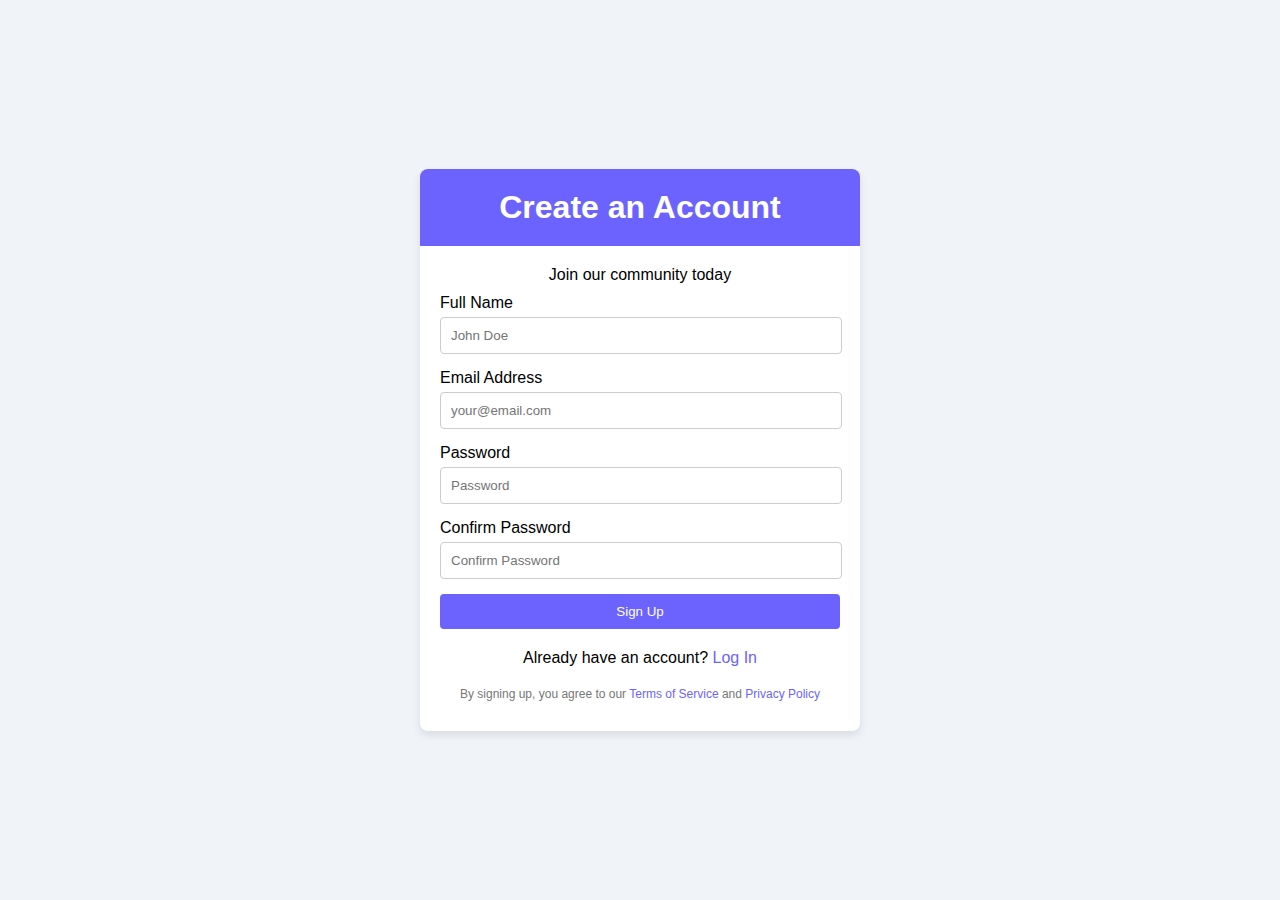
<file: index.html>
<!DOCTYPE html>
<html lang="en">

<head>
    <meta charset="UTF-8">
    <meta name="viewport" content="width=device-width, initial-scale=1.0">
    <title>Create an Account</title>
    <link rel="stylesheet" href="style.css">
</head>

<body>  
    <div class="container">
        <div class="form-container">
            <h1>Create an Account</h1>
            <p>Join our community today</p>
            <form>
                <div class="input-group">
                    <label for="full-name">Full Name</label>
                    <input type="text" id="full-name" placeholder="John Doe">
                </div>
                <div class="input-group">
                    <label for="email">Email Address</label>
                    <input type="email" id="email" placeholder="your@email.com">
                </div>
                <div class="input-group">
                    <label for="password">Password</label>
                    <input type="password" id="password" placeholder="Password">
                </div>
                <div class="input-group">
                    <label for="confirm-password">Confirm Password</label>
                    <input type="password" id="confirm-password" placeholder="Confirm Password">
                </div>
                <!-- Link to Google -->
                <a href="homepage.html" class="button-link">
                    <button type="button" class="sign-up-btn">Sign Up</button>
                </a>
            </form>
            <p class="login-link">Already have an account? <a href="#">Log In</a></p>
        </div>
        <p class="terms">By signing up, you agree to our <a href="#">Terms of Service</a> and <a href="#">Privacy
                Policy</a></p>
    </div>
</body>

</html>
</file>
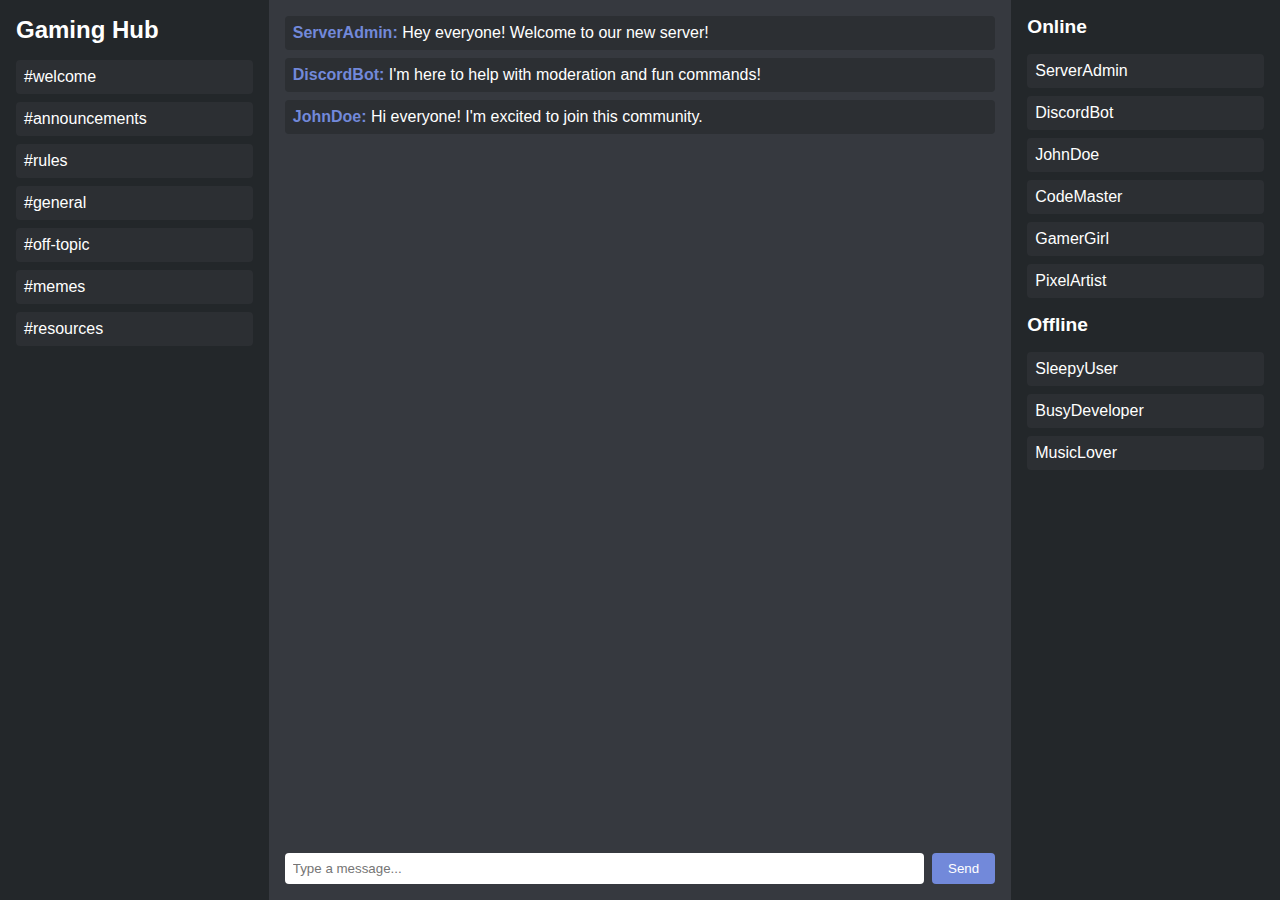
<file: community.html>
<!DOCTYPE html>
<html lang="en">

<head>
    <meta charset="UTF-8">
    <meta name="viewport" content="width=device-width, initial-scale=1.0">
    <title>Discord-Like Interface</title>
    <link rel="stylesheet" href="community.css">
</head>

<body>
    <div class="container">
        <div class="sidebar">
            <h2>Gaming Hub</h2>
            <ul class="channels">
                <li>#welcome</li>
                <li>#announcements</li>
                <li>#rules</li>
                <li>#general</li>
                <li>#off-topic</li>
                <li>#memes</li>
                <li>#resources</li>
            </ul>
        </div>
        <div class="chat-area">
            <div class="messages">
                <div class="message">
                    <strong>ServerAdmin:</strong> Hey everyone! Welcome to our new server!
                </div>
                <div class="message">
                    <strong>DiscordBot:</strong> I'm here to help with moderation and fun commands!
                </div>
                <div class="message">
                    <strong>JohnDoe:</strong> Hi everyone! I'm excited to join this community.
                </div>
            </div>
            <div class="message-input">
                <input type="text" placeholder="Type a message..." />
                <button>Send</button>
            </div>
        </div>
        <div class="user-list">
            <h3>Online</h3>
            <ul>
                <li>ServerAdmin</li>
                <li>DiscordBot</li>
                <li>JohnDoe</li>
                <li>CodeMaster</li>
                <li>GamerGirl</li>
                <li>PixelArtist</li>
            </ul>
            <h3>Offline</h3>
            <ul>
                <li>SleepyUser</li>
                <li>BusyDeveloper</li>
                <li>MusicLover</li>
            </ul>
        </div>
    </div>
</body>

</html>
</file>
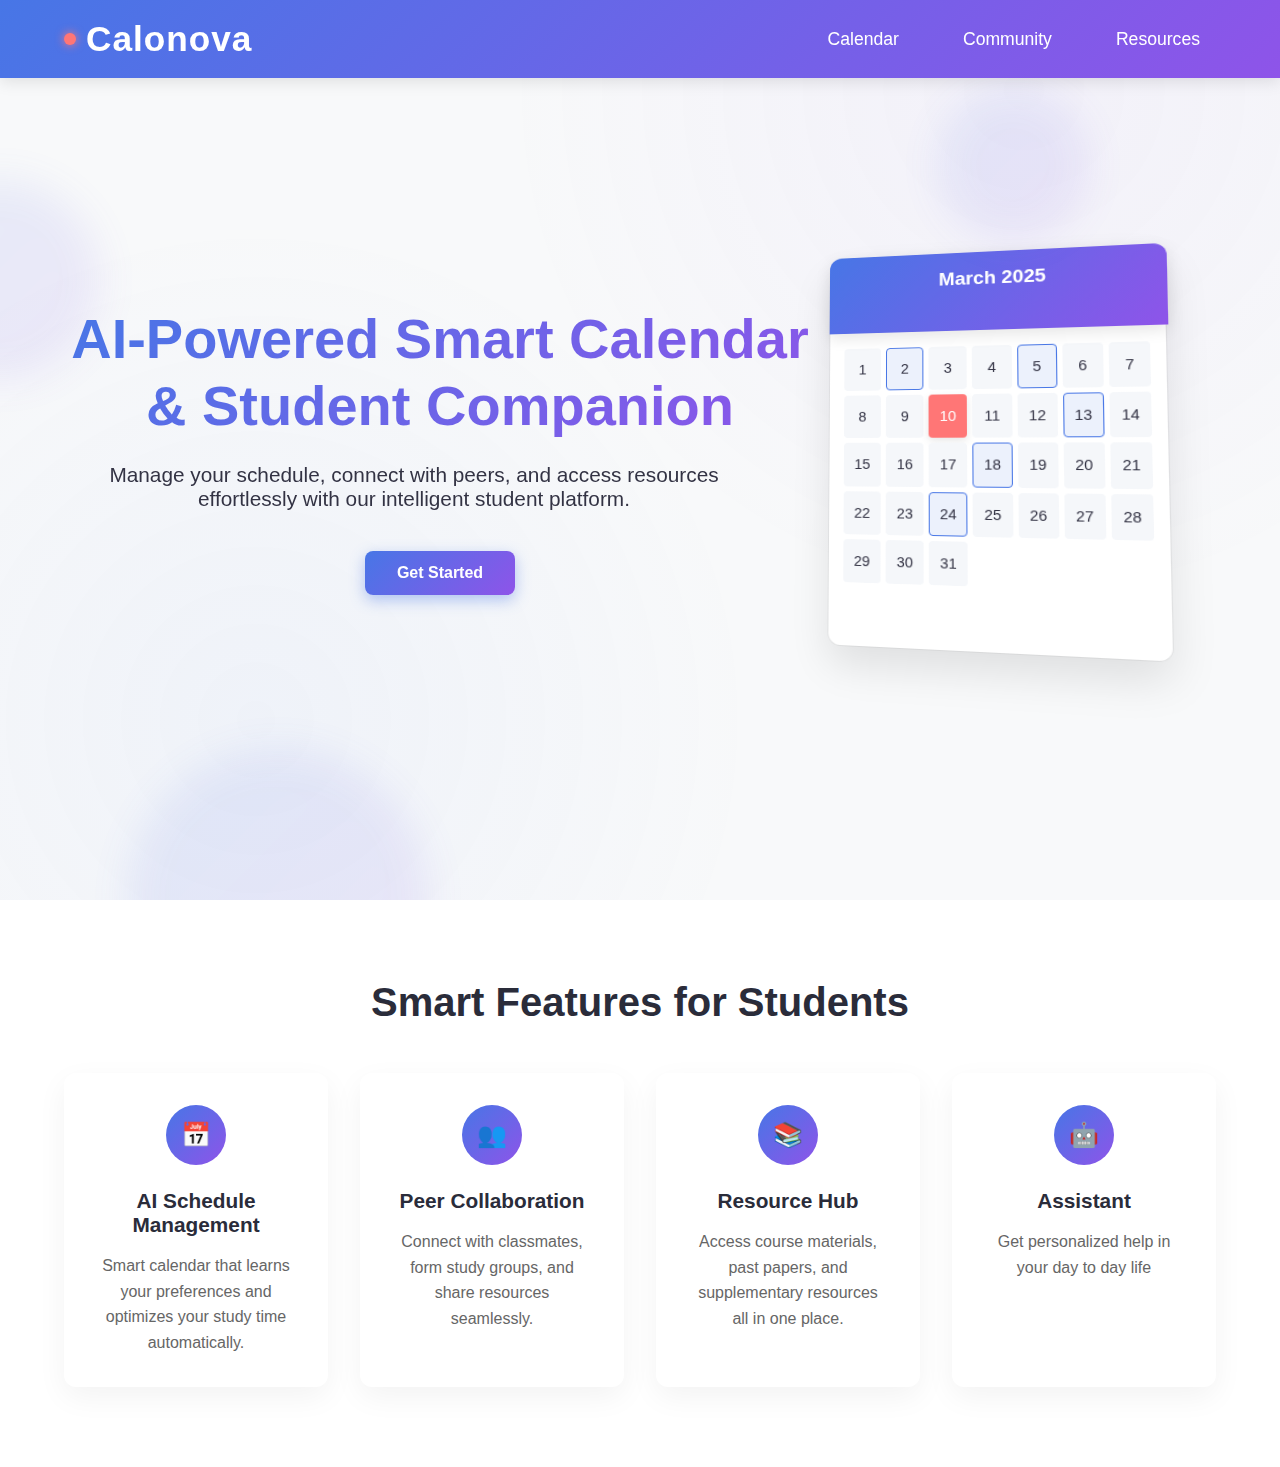
<file: homepage.html>
<!DOCTYPE html>
<html lang="en">

<head>
    <meta charset="UTF-8">
    <meta name="viewport" content="width=device-width, initial-scale=1.0">
    <title>Calonova - AI Powered Student Companion</title>
    <link rel="stylesheet" href="stylehome.css">
    <script src="https://cdn.jotfor.ms/s/umd/latest/for-embedded-agent.js"></script>
    <script src="script.js"></script>
</head>

<body>
    <header>
        <h1>Calonova</h1>
        <nav>
            <ul>
                <li><a href="indexcalender.html">Calendar</a></li>
                <li><a href="community.html">Community</a></li>
                <li><a href="RESOURCE.HTML">Resources</a></li>

            </ul>
        </nav>
    </header>

    <section class="hero">
        <div class="floating-elements">
            <div class="float-el float-1"></div>
            <div class="float-el float-2"></div>
            <div class="float-el float-3"></div>
        </div>

        <div class="hero-content">
            <h2>AI-Powered Smart Calendar & Student Companion</h2>
            <p>Manage your schedule, connect with peers, and access resources effortlessly with our intelligent student
                platform.</p>

            <div class="cta-buttons">
                <a href="#signup" class="btn btn-primary">Get Started</a>
            </div>
        </div>

        <div class="scene">
            <div class="calendar-3d">
                <div class="cal-header">
                    <h3>March 2025</h3>
                </div>
                <div class="cal-body">
                    <!-- Calendar days -->
                    <div class="cal-day">1</div>
                    <div class="cal-day has-event">2</div>
                    <div class="cal-day">3</div>
                    <div class="cal-day">4</div>
                    <div class="cal-day has-event">5</div>
                    <div class="cal-day">6</div>
                    <div class="cal-day">7</div>
                    <div class="cal-day">8</div>
                    <div class="cal-day">9</div>
                    <div class="cal-day active">10</div>
                    <div class="cal-day">11</div>
                    <div class="cal-day">12</div>
                    <div class="cal-day has-event">13</div>
                    <div class="cal-day">14</div>
                    <div class="cal-day">15</div>
                    <div class="cal-day">16</div>
                    <div class="cal-day">17</div>
                    <div class="cal-day has-event">18</div>
                    <div class="cal-day">19</div>
                    <div class="cal-day">20</div>
                    <div class="cal-day">21</div>
                    <div class="cal-day">22</div>
                    <div class="cal-day">23</div>
                    <div class="cal-day has-event">24</div>
                    <div class="cal-day">25</div>
                    <div class="cal-day">26</div>
                    <div class="cal-day">27</div>
                    <div class="cal-day">28</div>
                    <div class="cal-day">29</div>
                    <div class="cal-day">30</div>
                    <div class="cal-day">31</div>
                </div>
            </div>
        </div>
    </section>

    <section id="features" class="features">
        <h2 class="section-title">Smart Features for Students</h2>
        <div class="features-grid">
            <div class="feature-card">
                <div class="feature-icon">📅</div>
                <h3 class="feature-title">AI Schedule Management</h3>
                <p class="feature-desc">Smart calendar that learns your preferences and optimizes your study time
                    automatically.</p>
            </div>

            <div class="feature-card">
                <div class="feature-icon">👥</div>
                <h3 class="feature-title">Peer Collaboration</h3>
                <p class="feature-desc">Connect with classmates, form study groups, and share resources seamlessly.</p>
            </div>

            <div class="feature-card">
                <div class="feature-icon">📚</div>
                <h3 class="feature-title">Resource Hub</h3>
                <p class="feature-desc">Access course materials, past papers, and supplementary resources all in one
                    place.</p>
            </div>

            <div class="feature-card">
                <div class="feature-icon">🤖</div>
                <h3 class="feature-title">Assistant</h3>
                <p class="feature-desc">Get personalized help in your day to day life</p>
            </div>
        </div>
    </section>
</body>

</html>
</file>
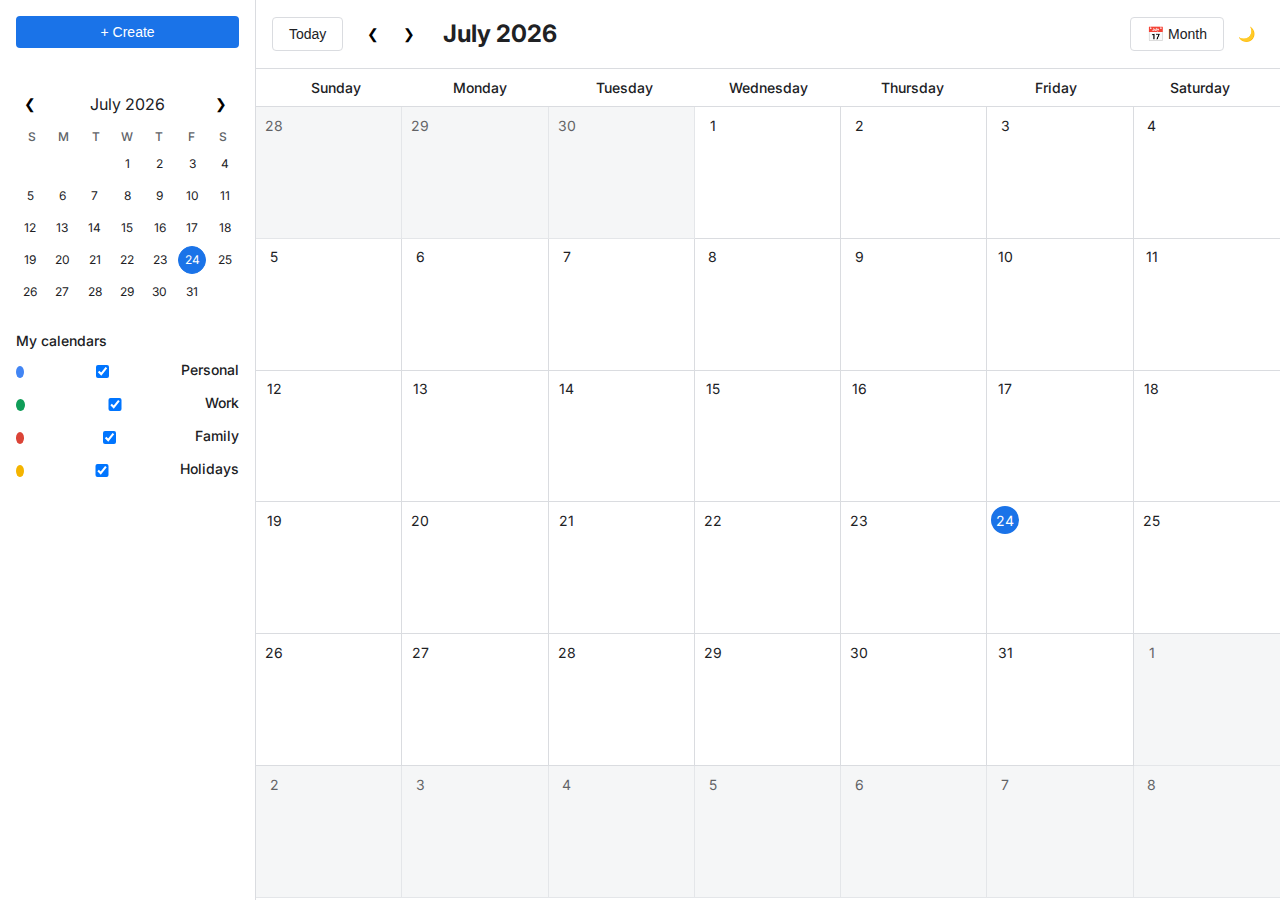
<file: indexcalender.html>
<!DOCTYPE html>
<html lang="en">

<head>
  <meta charset="UTF-8">
  <meta name="viewport" content="width=device-width, initial-scale=1.0">
  <title>Calendar App</title>
  <link rel="stylesheet" href="stylescalender.css">
  <link rel="stylesheet" href="https://fonts.googleapis.com/css2?family=Inter:wght@400;500;600;700&display=swap">
</head>

<body>
  <div class="app-container">
    <!-- Sidebar -->
    <div class="sidebar">
      <div class="sidebar-header">
        <button class="btn btn-primary create-event-btn">
          <span class="icon">+</span>
          Create
        </button>
      </div>

      <div class="mini-calendar-container">
        <div class="mini-calendar-header">
          <button class="btn btn-icon" id="mini-prev-month">
            <span class="icon">&#10094;</span>
          </button>
          <span id="mini-calendar-title">Month Year</span>
          <button class="btn btn-icon" id="mini-next-month">
            <span class="icon">&#10095;</span>
          </button>
        </div>
        <div class="mini-calendar-weekdays">
          <div>S</div>
          <div>M</div>
          <div>T</div>
          <div>W</div>
          <div>T</div>
          <div>F</div>
          <div>S</div>
        </div>
        <div class="mini-calendar-days" id="mini-calendar-days"></div>
      </div>

      <div class="calendar-legend">
        <h3>My calendars</h3>
        <div class="legend-items">
          <div class="legend-item">
            <div class="color-dot" style="background-color: #4285F4;"></div>
            <input type="checkbox" id="personal-calendar" checked>
            <label for="personal-calendar">Personal</label>
          </div>
          <div class="legend-item">
            <div class="color-dot" style="background-color: #0F9D58;"></div>
            <input type="checkbox" id="work-calendar" checked>
            <label for="work-calendar">Work</label>
          </div>
          <div class="legend-item">
            <div class="color-dot" style="background-color: #DB4437;"></div>
            <input type="checkbox" id="family-calendar" checked>
            <label for="family-calendar">Family</label>
          </div>
          <div class="legend-item">
            <div class="color-dot" style="background-color: #F4B400;"></div>
            <input type="checkbox" id="holiday-calendar" checked>
            <label for="holiday-calendar">Holidays</label>
          </div>
        </div>
      </div>
    </div>

    <!-- Main Content -->
    <div class="main-content">
      <!-- Calendar Header -->
      <div class="calendar-header">
        <div class="header-left">
          <button class="btn btn-outline" id="today-btn">Today</button>
          <div class="nav-buttons">
            <button class="btn btn-icon" id="prev-btn">
              <span class="icon">&#10094;</span>
            </button>
            <button class="btn btn-icon" id="next-btn">
              <span class="icon">&#10095;</span>
            </button>
          </div>
          <h2 id="current-date">Month Year</h2>
        </div>
        <div class="header-right">
          <div class="view-selector">
            <button class="btn btn-outline" id="view-selector-btn">
              <span class="icon">📅</span>
              <span id="current-view">Month</span>
            </button>
            <div class="view-dropdown" id="view-dropdown">
              <div class="dropdown-item" data-view="day">Day</div>
              <div class="dropdown-item" data-view="week">Week</div>
              <div class="dropdown-item" data-view="month">Month</div>
            </div>
          </div>
          <button class="btn btn-icon" id="theme-toggle">
            <span class="icon" id="theme-icon">🌙</span>
          </button>
        </div>
      </div>

      <!-- Calendar Views -->
      <div class="calendar-container">
        <!-- Month View -->
        <div class="calendar-view month-view" id="month-view">
          <div class="month-grid-header">
            <div>Sunday</div>
            <div>Monday</div>
            <div>Tuesday</div>
            <div>Wednesday</div>
            <div>Thursday</div>
            <div>Friday</div>
            <div>Saturday</div>
          </div>
          <div class="month-grid" id="month-grid"></div>
        </div>

        <!-- Week View -->
        <div class="calendar-view week-view" id="week-view">
          <div class="week-header" id="week-header"></div>
          <div class="week-grid" id="week-grid"></div>
        </div>

        <!-- Day View -->
        <div class="calendar-view day-view" id="day-view">
          <div class="day-header" id="day-header"></div>
          <div class="day-grid" id="day-grid"></div>
        </div>
      </div>
    </div>
  </div>

  <!-- Event Modal -->
  <div class="modal" id="event-modal">
    <div class="modal-content">
      <div class="modal-header">
        <h3 id="modal-title">Create Event</h3>
        <button class="close-btn" id="close-modal">&times;</button>
      </div>
      <form id="event-form">
        <div class="form-group">
          <label for="event-title">Title</label>
          <input type="text" id="event-title" required>
        </div>

        <div class="form-group">
          <label for="event-description">Description</label>
          <textarea id="event-description" rows="3"></textarea>
        </div>

        <div class="form-row">
          <div class="form-group">
            <label for="event-start-date">Start Date</label>
            <input type="date" id="event-start-date" required>
          </div>
          <div class="form-group">
            <label for="event-start-time">Start Time</label>
            <input type="time" id="event-start-time" required>
          </div>
        </div>

        <div class="form-row">
          <div class="form-group">
            <label for="event-end-date">End Date</label>
            <input type="date" id="event-end-date" required>
          </div>
          <div class="form-group">
            <label for="event-end-time">End Time</label>
            <input type="time" id="event-end-time" required>
          </div>
        </div>

        <div class="form-group">
          <label>Color</label>
          <div class="color-selector">
            <button type="button" class="color-option" data-color="#4285F4" style="background-color: #4285F4;"></button>
            <button type="button" class="color-option" data-color="#0F9D58" style="background-color: #0F9D58;"></button>
            <button type="button" class="color-option" data-color="#DB4437" style="background-color: #DB4437;"></button>
            <button type="button" class="color-option" data-color="#F4B400" style="background-color: #F4B400;"></button>
            <button type="button" class="color-option" data-color="#9C27B0" style="background-color: #9C27B0;"></button>
          </div>
        </div>

        <div class="form-actions">
          <button type="button" class="btn btn-outline" id="cancel-btn">Cancel</button>
          <button type="submit" class="btn btn-primary" id="save-btn">Create</button>
        </div>
      </form>
    </div>
  </div>

  <!-- Event Context Menu -->
  <div class="context-menu" id="event-context-menu">
    <div class="context-menu-item" id="edit-event">Edit</div>
    <div class="context-menu-item delete-item" id="delete-event">Delete</div>
  </div>

  <script src="scriptcalender.js"></script>
</body>

</html>
</file>
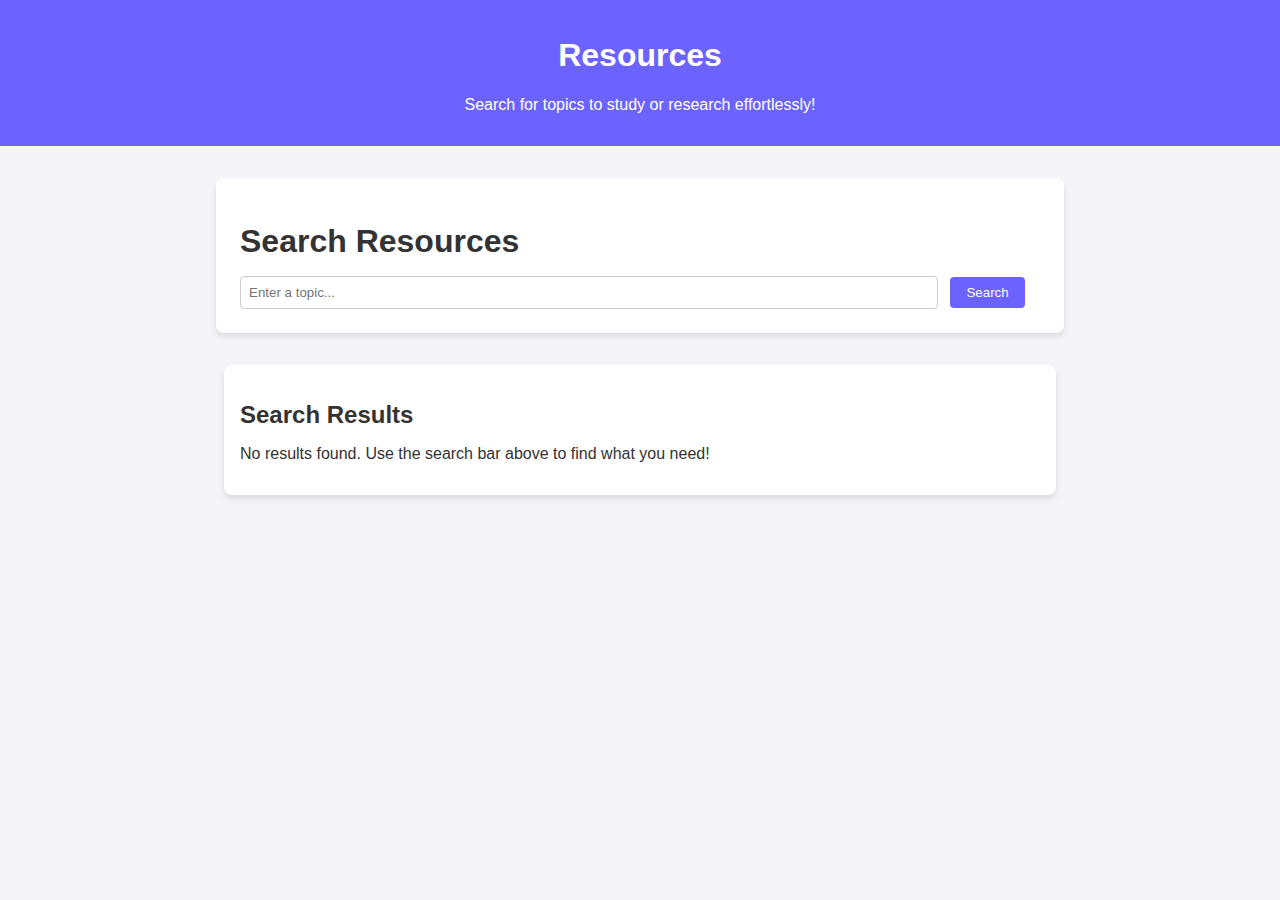
<file: RESOURCE.HTML>
<!DOCTYPE html>
<html lang="en">

<head>
    <meta charset="UTF-8">
    <meta name="viewport" content="width=device-width, initial-scale=1.0">
    <title>Resources - Search & Study</title>
    <style>
        body {
            font-family: Arial, sans-serif;
            margin: 0;
            padding: 0;
            background-color: #f4f4f9;
            color: #333;
        }

        header {
            background-color: #6c63ff;
            color: white;
            padding: 1rem 2rem;
            text-align: center;
        }

        .search-container {
            max-width: 800px;
            margin: 2rem auto;
            background: white;
            padding: 1.5rem;
            border-radius: 8px;
            box-shadow: 0px 4px 6px rgba(0, 0, 0, 0.1);
        }

        .search-container h1 {
            margin-bottom: 1rem;
        }

        .search-container input[type="text"] {
            width: calc(100% - 120px);
            padding: 0.5rem;
            border: 1px solid #ccc;
            border-radius: 4px;
            margin-right: 8px;
        }

        .search-container button {
            padding: 0.5rem 1rem;
            border: none;
            background-color: #6c63ff;
            color: white;
            border-radius: 4px;
            cursor: pointer;
        }

        .search-container button:hover {
            background-color: #6c63ff;
        }

        .results-container {
            max-width: 800px;
            margin: 2rem auto;
            padding: 1rem;
            background: #fff;
            border-radius: 8px;
            box-shadow: 0px 4px 6px rgba(0, 0, 0, 0.1);
        }

        .results-container h2 {
            margin-bottom: 1rem;
        }
    </style>
</head>

<body>
    <header>
        <h1>Resources</h1>
        <p>Search for topics to study or research effortlessly!</p>
    </header>
    <main>
        <div class="search-container">
            <h1>Search Resources</h1>
            <form action="/search" method="get">
                <input type="text" name="query" placeholder="Enter a topic..." required>
                <button type="submit">Search</button>
            </form>
        </div>
        <div class="results-container">
            <h2>Search Results</h2>
            <p>No results found. Use the search bar above to find what you need!</p>
        </div>
    </main>
</body>
<link rel="stylesheet" href="resource.js">

</html>
</file>
<file: style.css>
body {
    font-family: Arial, sans-serif;
    background-color: #f0f4f8;
    display: flex;
    justify-content: center;
    align-items: center;
    height: 100vh;
    margin: 0;
}

.container {
    background-color: #fff;
    border-radius: 8px;
    box-shadow: 0 4px 8px rgba(0, 0, 0, 0.1);
    padding: 20px;
    width: 400px;
    text-align: center;
}

.form-container {
    margin-bottom: 20px;
}

h1 {
    color: #fff;
    background-color: #6c63ff;
    padding: 20px;
    border-radius: 8px 8px 0 0;
    margin: -20px -20px 20px -20px;
}

p {
    margin: 10px 0;
}

.input-group {
    margin-bottom: 15px;
    text-align: left;
}

label {
    display: block;
    margin-bottom: 5px;
}

input {
    width: calc(100% - 20px);
    padding: 10px;
    border: 1px solid #ccc;
    border-radius: 4px;
}

.button-link {
    text-decoration: none;
    /* Remove underline */
}

.sign-up-btn {
    background-color: #6c63ff;
    color: #fff;
    border: none;
    padding: 10px 20px;
    border-radius: 4px;
    cursor: pointer;
    width: 100%;
}

.sign-up-btn:hover {
    background-color: #5753d9;
}

.login-link {
    margin-top: 20px;
}

.login-link a {
    color: #6c63ff;
    text-decoration: none;
}

.terms {
    font-size: 12px;
    color: #777;
}

.terms a {
    color: #6c63ff;
    text-decoration: none;
}
</file>
<file: community.css>
body {
    margin: 0;
    padding: 0;
    font-family: Arial, sans-serif;
    background-color: #2f3136;
    color: #fff;
}

.container {
    display: flex;
    height: 100vh;
}

.sidebar {
    width: 20%;
    background-color: #23272a;
    padding: 1rem;
}

.sidebar h2 {
    margin: 0;
    font-size: 1.5rem;
    margin-bottom: 1rem;
}

.sidebar ul {
    list-style: none;
    padding: 0;
}

.sidebar ul li {
    margin: 0.5rem 0;
    padding: 0.5rem;
    background-color: #2c2f33;
    border-radius: 4px;
    cursor: pointer;
}

.sidebar ul li:hover {
    background-color: #7289da;
}

.chat-area {
    width: 60%;
    display: flex;
    flex-direction: column;
    justify-content: space-between;
    background-color: #36393f;
    padding: 1rem;
}

.messages {
    flex: 1;
    overflow-y: auto;
    margin-bottom: 1rem;
}

.message {
    margin-bottom: 0.5rem;
    padding: 0.5rem;
    background-color: #2c2f33;
    border-radius: 4px;
}

.message strong {
    color: #7289da;
}

.message-input {
    display: flex;
    gap: 0.5rem;
}

.message-input input {
    flex: 1;
    padding: 0.5rem;
    border: none;
    border-radius: 4px;
}

.message-input button {
    padding: 0.5rem 1rem;
    background-color: #7289da;
    color: #fff;
    border: none;
    border-radius: 4px;
    cursor: pointer;
}

.message-input button:hover {
    background-color: #5b6eae;
}

.user-list {
    width: 20%;
    background-color: #23272a;
    padding: 1rem;
}

.user-list h3 {
    margin: 0;
    margin-bottom: 0.5rem;
    font-size: 1.2rem;
}

.user-list ul {
    list-style: none;
    padding: 0;
}

.user-list ul li {
    margin: 0.5rem 0;
    padding: 0.5rem;
    background-color: #2c2f33;
    border-radius: 4px;
}

.user-list ul li:hover {
    background-color: #7289da;
}
</file>
<file: stylehome.css>
:root {
    --primary: #4776E6;
    --primary-dark: #3A67D2;
    --secondary: #8E54E9;
    --accent: #FF7676;
    --light: #F8F9FA;
    --dark: #2A2C3A;
    --text: #333344;
    --shadow: rgba(0, 0, 0, 0.1);
}

* {
    margin: 0;
    padding: 0;
    box-sizing: border-box;
    font-family: 'Segoe UI', Tahoma, Geneva, Verdana, sans-serif;
}

body {
    background-color: var(--light);
    color: var(--text);
    overflow-x: hidden;
}

/* 3D Gradient Background */
body::before {
    content: "";
    position: fixed;
    width: 100%;
    height: 100%;
    top: 0;
    left: 0;
    background:
        radial-gradient(circle at 80% 10%, rgba(135, 84, 233, 0.05), transparent 40%),
        radial-gradient(circle at 20% 80%, rgba(71, 118, 230, 0.05), transparent 40%);
    z-index: -1;
}

/* Header Styles */
header {
    background: linear-gradient(135deg, var(--primary), var(--secondary));
    padding: 1.2rem 5%;
    display: flex;
    justify-content: space-between;
    align-items: center;
    box-shadow: 0 4px 15px var(--shadow);
    position: fixed;
    width: 100%;
    z-index: 100;
}

h1 {
    color: white;
    font-size: 2.2rem;
    letter-spacing: 1px;
    display: flex;
    align-items: center;
}

h1::before {
    content: "";
    display: inline-block;
    width: 12px;
    height: 12px;
    background: var(--accent);
    border-radius: 50%;
    margin-right: 10px;
    box-shadow: 0 0 10px var(--accent);
}

nav ul {
    display: flex;
    list-style: none;
    gap: 2rem;
}

nav a {
    color: white;
    text-decoration: none;
    font-weight: 500;
    font-size: 1.1rem;
    padding: 0.5rem 1rem;
    border-radius: 4px;
    transition: all 0.3s ease;
    position: relative;
}

nav a::after {
    content: "";
    position: absolute;
    bottom: 0;
    left: 50%;
    transform: translateX(-50%);
    width: 0;
    height: 2px;
    background: white;
    transition: width 0.3s ease;
}

nav a:hover::after {
    width: 70%;
}

/* Hero Section */
.hero {
    min-height: 100vh;
    display: flex;
    flex-direction: column;
    justify-content: center;
    align-items: center;
    text-align: center;
    padding: 0 5%;
    position: relative;
    overflow: hidden;
}

.hero-content {
    position: relative;
    z-index: 2;
    max-width: 800px;
    margin-right: 400px;
}

.hero h2 {
    font-size: 3.5rem;
    margin-bottom: 1.5rem;
    background: linear-gradient(135deg, var(--primary), var(--secondary));
    -webkit-background-clip: text;
    background-clip: text;
    color: transparent;
    line-height: 1.2;
}

.hero p {
    font-size: 1.3rem;
    margin-bottom: 2.5rem;
    color: var(--text);
    max-width: 700px;
}

.cta-buttons {
    display: flex;
    gap: 1.5rem;
    justify-content: center;
    margin-top: 2rem;
}

.btn {
    padding: 0.8rem 2rem;
    border-radius: 8px;
    font-weight: 600;
    font-size: 1rem;
    cursor: pointer;
    transition: all 0.3s ease;
    text-decoration: none;
    display: inline-flex;
    align-items: center;
    justify-content: center;
}

.btn-primary {
    background: linear-gradient(135deg, var(--primary), var(--secondary));
    color: white;
    box-shadow: 0 5px 15px rgba(71, 118, 230, 0.4);
}

.btn-primary:hover {
    transform: translateY(-3px);
    box-shadow: 0 8px 20px rgba(71, 118, 230, 0.5);
}

.btn-secondary {
    background: white;
    color: var(--primary);
    border: 2px solid var(--primary);
}

.btn-secondary:hover {
    background: rgba(71, 118, 230, 0.1);
}

/* 3D Elements */
.scene {
    position: absolute;
    width: 100%;
    height: 100%;
    top: 0;
    left: 0;
    perspective: 1000px;
    pointer-events: none;
}

.calendar-3d {
    position: absolute;
    right: 10%;
    top: 50%;
    transform: translateY(-50%) rotateY(-15deg) rotateX(5deg);
    width: 320px;
    height: 400px;
    background: white;
    border-radius: 12px;
    box-shadow:
        0 20px 40px rgba(0, 0, 0, 0.1),
        0 0 0 1px rgba(0, 0, 0, 0.05);
    transform-style: preserve-3d;
}

.cal-header {
    height: 20%;
    background: linear-gradient(135deg, var(--primary), var(--secondary));
    border-radius: 12px 12px 0 0;
    transform: translateZ(10px);
    box-shadow: 0 5px 15px rgba(0, 0, 0, 0.1);
    padding: 1rem;
    color: white;
}

.cal-body {
    height: 80%;
    padding: 15px;
    transform: translateZ(5px);
    display: grid;
    grid-template-columns: repeat(7, 1fr);
    grid-template-rows: repeat(6, 1fr);
    gap: 5px;
}

.cal-day {
    background: #f5f7fa;
    border-radius: 4px;
    display: flex;
    align-items: center;
    justify-content: center;
    font-size: 0.9rem;
    transform: translateZ(2px);
}

.cal-day.active {
    background: var(--accent);
    color: white;
    transform: translateZ(8px);
    box-shadow: 0 3px 8px rgba(0, 0, 0, 0.1);
}

.cal-day.has-event {
    background: rgba(71, 118, 230, 0.1);
    border: 1px solid var(--primary);
    transform: translateZ(5px);
}

.floating-elements {
    position: absolute;
    width: 100%;
    height: 100%;
    top: 0;
    left: 0;
    overflow: hidden;
    z-index: 1;
}

.float-el {
    position: absolute;
    border-radius: 50%;
    background: linear-gradient(135deg, var(--primary), var(--secondary));
    opacity: 0.1;
    filter: blur(20px);
    animation: float 15s infinite ease-in-out;
}

.float-1 {
    width: 300px;
    height: 300px;
    bottom: -150px;
    left: 10%;
    animation-delay: 0s;
}

.float-2 {
    width: 200px;
    height: 200px;
    top: 20%;
    left: -100px;
    animation-delay: -5s;
}

.float-3 {
    width: 150px;
    height: 150px;
    top: 10%;
    right: 15%;
    animation-delay: -10s;
}

@keyframes float {

    0%,
    100% {
        transform: translateY(0) scale(1);
    }

    50% {
        transform: translateY(-20px) scale(1.05);
    }
}

/* Features Section */
.features {
    padding: 5rem 5%;
    background: white;
    position: relative;
}

.section-title {
    text-align: center;
    font-size: 2.5rem;
    margin-bottom: 3rem;
    color: var(--dark);
}

.features-grid {
    display: grid;
    grid-template-columns: repeat(auto-fit, minmax(250px, 1fr));
    gap: 2rem;
}

.feature-card {
    background: white;
    border-radius: 12px;
    padding: 2rem;
    box-shadow: 0 10px 30px rgba(0, 0, 0, 0.05);
    transition: all 0.3s ease;
    text-align: center;
    display: flex;
    flex-direction: column;
    align-items: center;
}

.feature-card:hover {
    transform: translateY(-10px);
    box-shadow: 0 15px 35px rgba(0, 0, 0, 0.1);
}

.feature-icon {
    width: 60px;
    height: 60px;
    background: linear-gradient(135deg, var(--primary), var(--secondary));
    border-radius: 50%;
    margin-bottom: 1.5rem;
    display: flex;
    align-items: center;
    justify-content: center;
    color: white;
    font-size: 1.5rem;
}

.feature-title {
    font-size: 1.3rem;
    margin-bottom: 1rem;
    color: var(--dark);
}

.feature-desc {
    color: #666;
    line-height: 1.6;
}

/* Responsive Styles */
@media (max-width: 1024px) {
    .calendar-3d {
        right: 5%;
        width: 280px;
        height: 350px;
    }
}

@media (max-width: 768px) {
    header {
        flex-direction: column;
        padding: 1rem 5%;
    }

    nav {
        margin-top: 1rem;
    }

    nav ul {
        gap: 1rem;
    }

    .hero {
        padding-top: 120px;
    }

    .hero h2 {
        font-size: 2.5rem;
    }

    .hero p {
        font-size: 1.1rem;
    }

    .calendar-3d {
        display: none;
    }

    .cta-buttons {
        flex-direction: column;
        gap: 1rem;
    }
}

@media (max-width: 480px) {
    nav ul {
        flex-wrap: wrap;
        justify-content: center;
    }

    .hero h2 {
        font-size: 2rem;
    }
}
</file>
<file: stylescalender.css>
/* Base Styles */
:root {
  --primary: #1a73e8;
  --primary-light: #e8f0fe;
  --secondary: #5f6368;
  --background: #ffffff;
  --foreground: #202124;
  --muted: #f1f3f4;
  --muted-foreground: #5f6368;
  --border: #dadce0;
  --card: #ffffff;
  --card-foreground: #202124;
  --destructive: #d93025;
  --ring: #1a73e8;
  --radius: 4px;

  --blue: #4285f4;
  --green: #0f9d58;
  --red: #db4437;
  --yellow: #f4b400;
  --purple: #9c27b0;
}

.dark-theme {
  --primary: #8ab4f8;
  --primary-light: #232836;
  --secondary: #9aa0a6;
  --background: #202124;
  --foreground: #e8eaed;
  --muted: #303134;
  --muted-foreground: #9aa0a6;
  --border: #3c4043;
  --card: #303134;
  --card-foreground: #e8eaed;
  --destructive: #f28b82;
  --ring: #8ab4f8;
}

* {
  margin: 0;
  padding: 0;
  box-sizing: border-box;
}

body {
  font-family: "Inter", -apple-system, BlinkMacSystemFont, "Segoe UI", Roboto, Oxygen, Ubuntu, Cantarell, "Open Sans",
    "Helvetica Neue", sans-serif;
  color: var(--foreground);
  background-color: var(--background);
  line-height: 1.5;
  transition: background-color 0.3s, color 0.3s;
}

/* Layout */
.app-container {
  display: flex;
  height: 100vh;
  overflow: hidden;
}

/* Sidebar */
.sidebar {
  width: 256px;
  border-right: 1px solid var(--border);
  padding: 16px;
  display: flex;
  flex-direction: column;
  background-color: var(--background);
}

.sidebar-header {
  margin-bottom: 24px;
}

.mini-calendar-container {
  margin-bottom: 24px;
}

.mini-calendar-header {
  display: flex;
  justify-content: space-between;
  align-items: center;
  margin-bottom: 8px;
}

.mini-calendar-weekdays {
  display: grid;
  grid-template-columns: repeat(7, 1fr);
  text-align: center;
  font-size: 12px;
  color: var(--muted-foreground);
  font-weight: 500;
  margin-bottom: 4px;
}

.mini-calendar-days {
  display: grid;
  grid-template-columns: repeat(7, 1fr);
  gap: 4px;
}

.mini-calendar-day {
  width: 28px;
  height: 28px;
  display: flex;
  align-items: center;
  justify-content: center;
  font-size: 12px;
  border-radius: 50%;
  cursor: pointer;
}

.mini-calendar-day:hover {
  background-color: var(--muted);
}

.mini-calendar-day.today {
  border: 1px solid var(--primary);
}

.mini-calendar-day.selected {
  background-color: var(--primary);
  color: white;
}

.mini-calendar-day.other-month {
  color: var(--muted-foreground);
  opacity: 0.5;
}

.calendar-legend h3 {
  font-size: 14px;
  margin-bottom: 8px;
  font-weight: 500;
}

.legend-items {
  display: flex;
  flex-direction: column;
  gap: 8px;
}

.legend-item {
  display: flex;
  align-items: center;
  gap: 8px;
  font-size: 14px;
}

.color-dot {
  width: 12px;
  height: 12px;
  border-radius: 50%;
}

/* Main Content */
.main-content {
  flex: 1;
  display: flex;
  flex-direction: column;
  overflow: hidden;
}

/* Calendar Header */
.calendar-header {
  display: flex;
  justify-content: space-between;
  align-items: center;
  padding: 16px;
  border-bottom: 1px solid var(--border);
}

.header-left {
  display: flex;
  align-items: center;
  gap: 16px;
}

.nav-buttons {
  display: flex;
  gap: 4px;
}

.header-right {
  display: flex;
  align-items: center;
  gap: 8px;
}

.view-selector {
  position: relative;
}

.view-dropdown {
  position: absolute;
  top: 100%;
  right: 0;
  background-color: var(--card);
  border: 1px solid var(--border);
  border-radius: var(--radius);
  box-shadow: 0 2px 10px rgba(0, 0, 0, 0.1);
  z-index: 10;
  display: none;
  min-width: 120px;
}

.view-dropdown.show {
  display: block;
}

.dropdown-item {
  padding: 8px 16px;
  cursor: pointer;
}

.dropdown-item:hover {
  background-color: var(--muted);
}

/* Calendar Container */
.calendar-container {
  flex: 1;
  overflow: auto;
}

.calendar-view {
  display: none;
  height: 100%;
}

.calendar-view.active {
  display: block;
}

/* Month View */
.month-grid-header {
  display: grid;
  grid-template-columns: repeat(7, 1fr);
  text-align: center;
  padding: 8px;
  border-bottom: 1px solid var(--border);
  font-weight: 500;
  font-size: 14px;
}

.month-grid {
  display: grid;
  grid-template-columns: repeat(7, 1fr);
  grid-auto-rows: minmax(120px, 1fr);
  height: calc(100% - 40px);
}

.month-day {
  border-right: 1px solid var(--border);
  border-bottom: 1px solid var(--border);
  padding: 4px;
  position: relative;
}

.month-day:nth-child(7n) {
  border-right: none;
}

.month-day.other-month {
  background-color: var(--muted);
  opacity: 0.7;
}

.month-day.today .day-number {
  background-color: var(--primary);
  color: white;
}

.day-number {
  width: 28px;
  height: 28px;
  display: flex;
  align-items: center;
  justify-content: center;
  border-radius: 50%;
  font-size: 14px;
  margin-bottom: 4px;
}

.add-event-btn {
  position: absolute;
  top: 4px;
  right: 4px;
  opacity: 0;
  transition: opacity 0.2s;
}

.month-day:hover .add-event-btn {
  opacity: 1;
}

.day-events {
  display: flex;
  flex-direction: column;
  gap: 2px;
  overflow: hidden;
}

.event-card {
  padding: 2px 4px;
  border-radius: 2px;
  font-size: 12px;
  white-space: nowrap;
  overflow: hidden;
  text-overflow: ellipsis;
  cursor: pointer;
  position: relative;
}

.event-card:hover {
  opacity: 0.9;
}

.more-events {
  font-size: 12px;
  color: var(--muted-foreground);
  cursor: pointer;
  padding: 2px 4px;
}

/* Week View */
.week-header {
  display: grid;
  grid-template-columns: 60px repeat(7, 1fr);
  border-bottom: 1px solid var(--border);
}

.week-header-cell {
  padding: 8px;
  text-align: center;
  border-right: 1px solid var(--border);
}

.week-header-cell:last-child {
  border-right: none;
}

.week-day-name {
  font-size: 12px;
  color: var(--muted-foreground);
}

.week-day-number {
  width: 28px;
  height: 28px;
  display: flex;
  align-items: center;
  justify-content: center;
  margin: 0 auto;
  border-radius: 50%;
}

.week-day-number.today {
  background-color: var(--primary);
  color: white;
}

.week-grid {
  display: grid;
  grid-template-columns: 60px repeat(7, 1fr);
  height: calc(100% - 48px);
  overflow-y: auto;
}

.time-column {
  border-right: 1px solid var(--border);
}

.time-cell {
  height: 60px;
  padding: 0 8px;
  text-align: right;
  font-size: 12px;
  color: var(--muted-foreground);
  position: relative;
  border-bottom: 1px solid var(--border);
}

.time-label {
  position: absolute;
  top: -8px;
  right: 8px;
}

.week-column {
  border-right: 1px solid var(--border);
}

.week-column:last-child {
  border-right: none;
}

.hour-cell {
  height: 60px;
  border-bottom: 1px solid var(--border);
  position: relative;
}

/* Day View */
.day-header {
  padding: 8px;
  text-align: center;
  border-bottom: 1px solid var(--border);
}

.day-grid {
  display: grid;
  grid-template-columns: 60px 1fr;
  height: calc(100% - 40px);
  overflow-y: auto;
}

/* Buttons */
.btn {
  border: none;
  border-radius: var(--radius);
  font-size: 14px;
  font-weight: 500;
  cursor: pointer;
  display: inline-flex;
  align-items: center;
  justify-content: center;
  transition: background-color 0.2s, color 0.2s;
}

.btn-primary {
  background-color: var(--primary);
  color: white;
  padding: 8px 16px;
}

.btn-primary:hover {
  background-color: var(--primary);
  opacity: 0.9;
}

.btn-outline {
  background-color: transparent;
  border: 1px solid var(--border);
  color: var(--foreground);
  padding: 8px 16px;
}

.btn-outline:hover {
  background-color: var(--muted);
}

.btn-icon {
  background-color: transparent;
  width: 32px;
  height: 32px;
  border-radius: 50%;
}

.btn-icon:hover {
  background-color: var(--muted);
}

.create-event-btn {
  width: 100%;
  margin-bottom: 16px;
}

.icon {
  display: inline-flex;
  align-items: center;
  justify-content: center;
  margin-right: 4px;
}

/* Modal */
.modal {
  display: none;
  position: fixed;
  top: 0;
  left: 0;
  width: 100%;
  height: 100%;
  background-color: rgba(0, 0, 0, 0.5);
  z-index: 100;
  align-items: center;
  justify-content: center;
}

.modal.show {
  display: flex;
}

.modal-content {
  background-color: var(--card);
  border-radius: var(--radius);
  width: 100%;
  max-width: 425px;
  box-shadow: 0 4px 24px rgba(0, 0, 0, 0.1);
}

.modal-header {
  display: flex;
  justify-content: space-between;
  align-items: center;
  padding: 16px;
  border-bottom: 1px solid var(--border);
}

.close-btn {
  background: none;
  border: none;
  font-size: 24px;
  cursor: pointer;
  color: var(--muted-foreground);
}

.form-group {
  margin-bottom: 16px;
}

.form-row {
  display: grid;
  grid-template-columns: 1fr 1fr;
  gap: 16px;
  margin-bottom: 16px;
}

label {
  display: block;
  margin-bottom: 4px;
  font-size: 14px;
  font-weight: 500;
}

input,
textarea {
  width: 100%;
  padding: 8px;
  border: 1px solid var(--border);
  border-radius: var(--radius);
  background-color: var(--background);
  color: var(--foreground);
}

input:focus,
textarea:focus {
  outline: none;
  border-color: var(--primary);
  box-shadow: 0 0 0 2px var(--primary-light);
}

.color-selector {
  display: flex;
  gap: 8px;
}

.color-option {
  width: 32px;
  height: 32px;
  border-radius: 50%;
  border: none;
  cursor: pointer;
}

.color-option.selected {
  box-shadow: 0 0 0 2px var(--background), 0 0 0 4px var(--primary);
}

.form-actions {
  display: flex;
  justify-content: flex-end;
  gap: 8px;
  padding: 16px;
  border-top: 1px solid var(--border);
}

#event-form {
  padding: 16px;
}

/* Context Menu */
.context-menu {
  position: absolute;
  background-color: var(--card);
  border: 1px solid var(--border);
  border-radius: var(--radius);
  box-shadow: 0 2px 10px rgba(0, 0, 0, 0.1);
  z-index: 50;
  display: none;
}

.context-menu-item {
  padding: 8px 16px;
  cursor: pointer;
  font-size: 14px;
}

.context-menu-item:hover {
  background-color: var(--muted);
}

.delete-item {
  color: var(--destructive);
}

/* Responsive */
@media (max-width: 768px) {
  .app-container {
    flex-direction: column;
  }

  .sidebar {
    width: 100%;
    height: auto;
    border-right: none;
    border-bottom: 1px solid var(--border);
    padding: 8px;
  }

  .calendar-header {
    flex-direction: column;
    gap: 8px;
    align-items: flex-start;
  }

  .header-right {
    width: 100%;
    justify-content: space-between;
  }

  .month-grid-header div {
    font-size: 12px;
  }

  .week-header {
    grid-template-columns: 40px repeat(7, 1fr);
  }

  .week-grid {
    grid-template-columns: 40px repeat(7, 1fr);
  }

  .time-cell {
    padding: 0 4px;
  }

  .time-label {
    right: 4px;
  }
}
</file>
